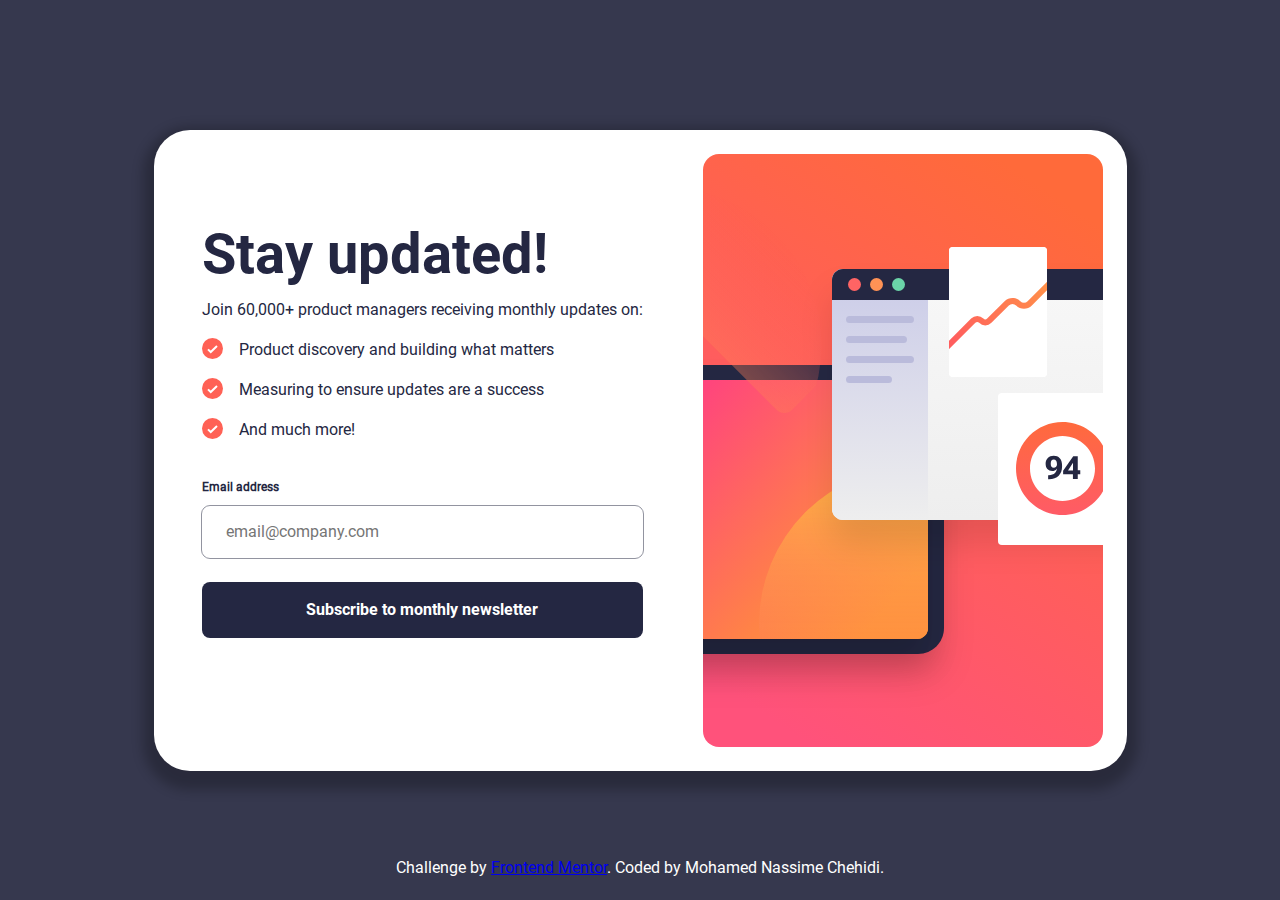
<file: index.html>
<!DOCTYPE html>
<html lang="en">
  <head>
    <meta charset="UTF-8" />
    <meta name="viewport" content="width=device-width, initial-scale=1.0" />
    <!-- displays site properly based on user's device -->

    <link
      rel="icon"
      type="image/png"
      sizes="32x32"
      href="./assets/images/favicon-32x32.png"
    />

    <link rel="stylesheet" href="style.css" />

    <title>
      Frontend Mentor | Newsletter sign-up form with success message
    </title>
  </head>
  <body>
    <div class="container">
      <div class="img-container">
        <img
          class="img-mobile"
          src="./assets/images/illustration-sign-up-mobile.svg"
          alt=""
        />
        <img
          class="img-desktop"
          src="./assets/images/illustration-sign-up-desktop.svg"
          alt=""
        />
      </div>
      <div class="content-container">
        <div class="hero-container">
          <h1 class="title">Stay updated!</h1>
          <p class="description">
            Join 60,000+ product managers receiving monthly updates on:
          </p>
          <ul class="list">
            <li>
              <img src="./assets/images/icon-list.svg" alt="list element" />
              <p>Product discovery and building what matters</p>
            </li>
            <li>
              <img src="./assets/images/icon-list.svg" alt="list element" />
              <p>Measuring to ensure updates are a success</p>
            </li>
            <li>
              <img src="./assets/images/icon-list.svg" alt="list element" />
              <p>And much more!</p>
            </li>
          </ul>
        </div>
        <div class="form-container">
          <form>
            <div class="fld-container">
              <div class="fld-top">
                <label for="email">Email address</label>
                <p class="fld-top__error">Valid email required</p>
              </div>
              <input
                type="text"
                name="email"
                id="email"
                class="fld"
                placeholder="email@company.com"
              />
              <!-- fld-error class would be added to input when email is invalid -->
            </div>

            <button class="btn btn-subscribe">
              Subscribe to monthly newsletter
            </button>
          </form>
        </div>
      </div>
      <div class="success-container">
        <div class="content">
          <img class="img-success" src="./assets/images/icon-list.svg" alt="" />
          <h1 class="title">Thanks for subscribing!</h1>
          <p class="description">
            A confirmation email has been sent to
            <span class="email-success">ash@loremcompany.com</span>. Please open
            it and click the button inside to confirm your subscription.
          </p>
        </div>

        <button class="btn btn-dismiss">Dismiss message</button>
      </div>
      <div class="attribution">
        Challenge by <a href="https://www.frontendmentor.io?ref=challenge" target="_blank">Frontend Mentor</a>. 
        Coded by Mohamed Nassime Chehidi.
      </div>
    </div>

  

    <script>
      document
        .querySelector(".btn-subscribe")
        .addEventListener("click", function (e) {
          e.preventDefault(); // prevent the form from submitting
          var emailInput = document.querySelector("#email");
          var email = emailInput.value;
          var errorText = document.querySelector(".fld-top__error");
          // basic email validation
          if (!email || !email.includes("@")) {
            errorText.style.display = "block";
            emailInput.classList.add("fld-error"); // add fld-error class to input
            return;
          } else {
            errorText.style.display = "none";
            emailInput.classList.remove("fld-error"); // remove fld-error class from input
          }
          // hide .content-container and .img-container
          document.querySelector(".content-container").style.display = "none";
          document.querySelector(".img-container").style.display = "none";
          // show .success-container with email-success as submitted email
          document.querySelector(".success-container").style.display = "flex";
          document.querySelector(".email-success").textContent = email;
        });
      // when btn-dismiss is clicked, hide .success-container and show .content-container and .img-container
      document
        .querySelector(".btn-dismiss")
        .addEventListener("click", function () {
          document.querySelector(".success-container").style.display = "none";
          document.querySelector(".content-container").style.display = "flex";
          document.querySelector(".img-container").style.display = "flex";
        });
    </script>
  </body>
</html>
</file>
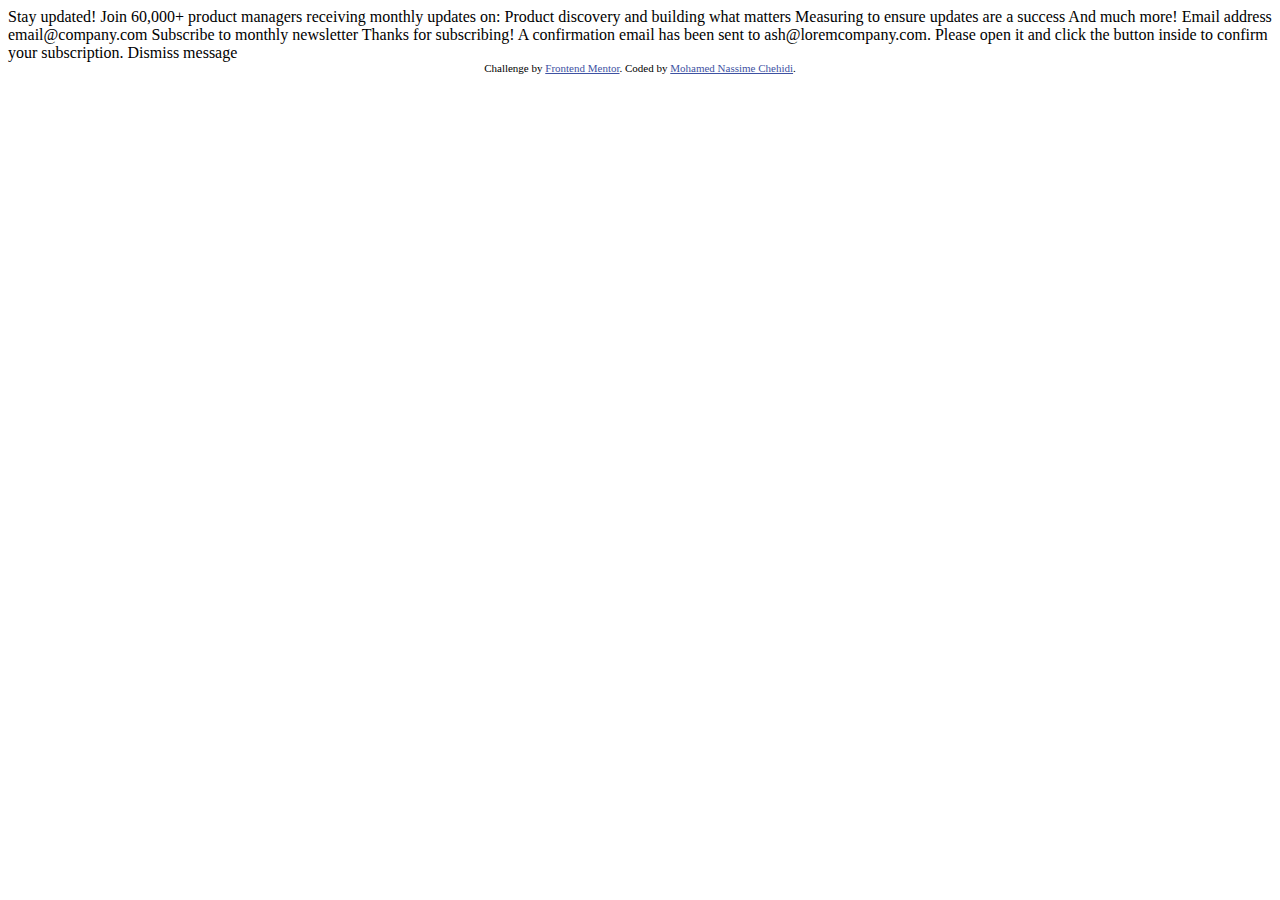
<file: default.html>
<!DOCTYPE html>
<html lang="en">
<head>
  <meta charset="UTF-8">
  <meta name="viewport" content="width=device-width, initial-scale=1.0"> <!-- displays site properly based on user's device -->

  <link rel="icon" type="image/png" sizes="32x32" href="./assets/images/favicon-32x32.png">
  
  <title>Frontend Mentor | Newsletter sign-up form with success message</title>

  <!-- Feel free to remove these styles or customise in your own stylesheet 👍 -->
  <style>
    .attribution { font-size: 11px; text-align: center; }
    .attribution a { color: hsl(228, 45%, 44%); }
  </style>
</head>
<body>

  <!-- Sign-up form start -->

  Stay updated!

  Join 60,000+ product managers receiving monthly updates on:

  Product discovery and building what matters
  Measuring to ensure updates are a success
  And much more!

  Email address
  email@company.com

  Subscribe to monthly newsletter

  <!-- Sign-up form end -->

  <!-- Success message start -->

  Thanks for subscribing!

  A confirmation email has been sent to ash@loremcompany.com. 
  Please open it and click the button inside to confirm your subscription.

  Dismiss message

  <!-- Success message end -->
  
  <div class="attribution">
    Challenge by <a href="https://www.frontendmentor.io?ref=challenge" target="_blank">Frontend Mentor</a>. 
    Coded by <a href="#">Mohamed Nassime Chehidi</a>.
  </div>
</body>
</html>
</file>
<file: style.css>
@font-face {
  font-family: "RobotoRegular";
  src: url("assets/fonts/Roboto-Regular.ttf") format("truetype");
  font-weight: normal;
}

@font-face {
  font-family: "RobotoBold";
  src: url("assets/fonts/Roboto-Bold.ttf") format("truetype");
  font-weight: bold;
}

:root {
  /* color */
  --tomato: hsl(4, 100%, 67%);
  --dark-slate-grey: hsl(234, 29%, 20%);
  --charcoal-grey: hsl(235, 18%, 26%);
  --grey: hsl(231, 7%, 60%);
  --white: hsl(0, 0%, 100%);
  --tomato-light: hsl(4, 100%, 90%);

  /* font */
  --font-family-regular: "RobotoRegular";
  --font-family-bold: "RobotoBold";
  --font-weight-400: 400;
  --font-weight-700: 700;
  --font-size-para: 16px;
  --font-size-bigger: 38px;
  --font-size-big: 56px;
  --font-size-small: 12px;

  /* spacing */
  --space-100: 10px;
  --space-200: 16px;
  --space-300: 24px;
  --space-400: 36px;
  --space-500: 48px;
  --line-height: 1.5;

  /* border */
  --border: 0.5px solid var(--grey);
  --border-error: 0.5px solid var(--tomato);
  --radius-small: 8px;
  --radius-big: 36px;
}

/** css RESET */

*,
*::before,
*::after {
  margin: 0;
  padding: 0;
  border: 0;
  box-sizing: border-box;
  font-size: 100%;
  font: inherit;
  vertical-align: baseline;
}

/* HTML5 display-role reset for older browsers */
article,
aside,
details,
figcaption,
figure,
footer,
header,
hgroup,
menu,
nav,
section {
  display: block;
}

ol,
ul {
  list-style: none;
}

table {
  border-collapse: collapse;
  border-spacing: 0;
}

html,
body {
  width: 100%;
  height: 100%;
}

/** content */
body {
  background-color: var(--white);
  display: flex;
  flex-direction: column;
}
.container {
  height: 100%;
  display: flex;
  flex-direction: column;
  gap: var(--space-400);
  background-color: var(--white);
  color: var(--dark-slate-grey);
  font-family: var(--font-family-regular);
  font-size: var(--font-size-para);
  font-weight: var(--font-weight-400);
  line-height: var(--line-height);
}

.img-mobile {
  width: 100%;
}

.img-desktop {
  display: none;
}

.content-container {
  display: flex;
  flex-direction: column;
  gap: var(--space-400);
}

.hero-container {
  padding: 0 var(--space-300);
  display: flex;
  flex-direction: column;
  gap: var(--space-200);
}

.title {
  font-family: var(--font-family-bold);
  font-size: var(--font-size-bigger);
  font-weight: var(--font-weight-700);
  color: var(--dark-slate-grey);
  line-height: 1;
}

.list {
  display: flex;
  flex-direction: column;
  gap: var(--space-200);
}

.list > li {
  display: flex;
  gap: var(--space-200);
  align-items: flex-start;
}

.form-container > form {
  padding: 0 var(--space-300);
  display: flex;
  flex-direction: column;
  gap: var(--space-300);
  padding-bottom: var(--space-400);
}

.fld-container {
  display: flex;
  flex-direction: column;
  gap: var(--space-100);
}

.fld-top {
  display: flex;
  justify-content: space-between;
  font-size: var(--font-size-small);
  font-weight: var(--font-weight-700);
}

.fld-top__error {
  display: none;
  color: var(--tomato);
}

.fld {
  outline: var(--border);
  color: #000;
  border-radius: var(--radius-small);
  padding: 14px 24px;
  resize: vertical;
  -webkit-border-radius: var(--radius-small);
  -moz-border-radius: var(--radius-small);
  -ms-border-radius: var(--radius-small);
  -o-border-radius: var(--radius-small);
}

.fld:focus {
  outline: 2px solid #000;
}

.fld-error {
  color: var(--tomato);
  background-color: var(--tomato-light);
  outline: var(--border-error);
}

.btn {
  cursor: pointer;
  background-color: var(--dark-slate-grey);
  color: var(--white);
  font-family: var(--font-family-bold);
  border-radius: var(--radius-small);
  padding: 16px 0;
  -webkit-border-radius: var(--radius-small);
  -moz-border-radius: var(--radius-small);
  -ms-border-radius: var(--radius-small);
  -o-border-radius: var(--radius-small);
  width: 100%;
}

.btn:active {
  background: linear-gradient(90deg, var(--tomato) 0%, #fe6a3c 100%);
  box-shadow: 0px 8px 12px 11px rgba(254, 106, 60, 0.24);
  -webkit-box-shadow: 0px 8px 12px 11px rgba(254, 106, 60, 0.24);
  -moz-box-shadow: 0px 8px 12px 11px rgba(254, 106, 60, 0.24);
}

.success-container {
  height: 100%;
  display: flex;
  flex-direction: column;
  justify-content: space-between;
  gap: var(--space-400);
  padding: var(--space-500) var(--space-300);
}

.img-success {
  width: 68px;
}

.content {
  height: 100%;
  display: flex;
  flex-direction: column;
  justify-content: center;
  gap: var(--space-300);
}

.email-success {
  font-family: var(--font-family-bold);
}

.attribution{
  padding: 0 var(--space-400);
}

@media (min-width: 1024px) {
  body {
    background-color: var(--charcoal-grey);
    display: flex;
    justify-content: center;
    align-items: center;
  }
  .container {
    height: auto;
    padding: var(--space-300);

    flex-direction: row-reverse;
    align-items: center;

    border-radius: var(--radius-big);
    -webkit-border-radius: var(--radius-big);
    -moz-border-radius: var(--radius-big);
    -ms-border-radius: var(--radius-big);
    -o-border-radius: var(--radius-big);

    box-shadow: 0px 8px 12px 11px rgba(0, 0, 0, 0.24);
    -webkit-box-shadow: 0px 8px 12px 11px rgba(0, 0, 0, 0.24);
    -moz-box-shadow: 0px 8px 12px 11px rgba(0, 0, 0, 0.24);
  }

  .img-mobile {
    display: none;
  }

  .img-desktop {
    display: block;
  }

  .title {
    font-size: var(--font-size-big);
  }

  .success-container {
    max-width: 500px;
  }

  .attribution{
    position: absolute;
    bottom: 20px;
    left:0px;
    right:0px;
    text-align: center;
    color: white;
  }
}

.success-container {
  display: none;
}
</file>
